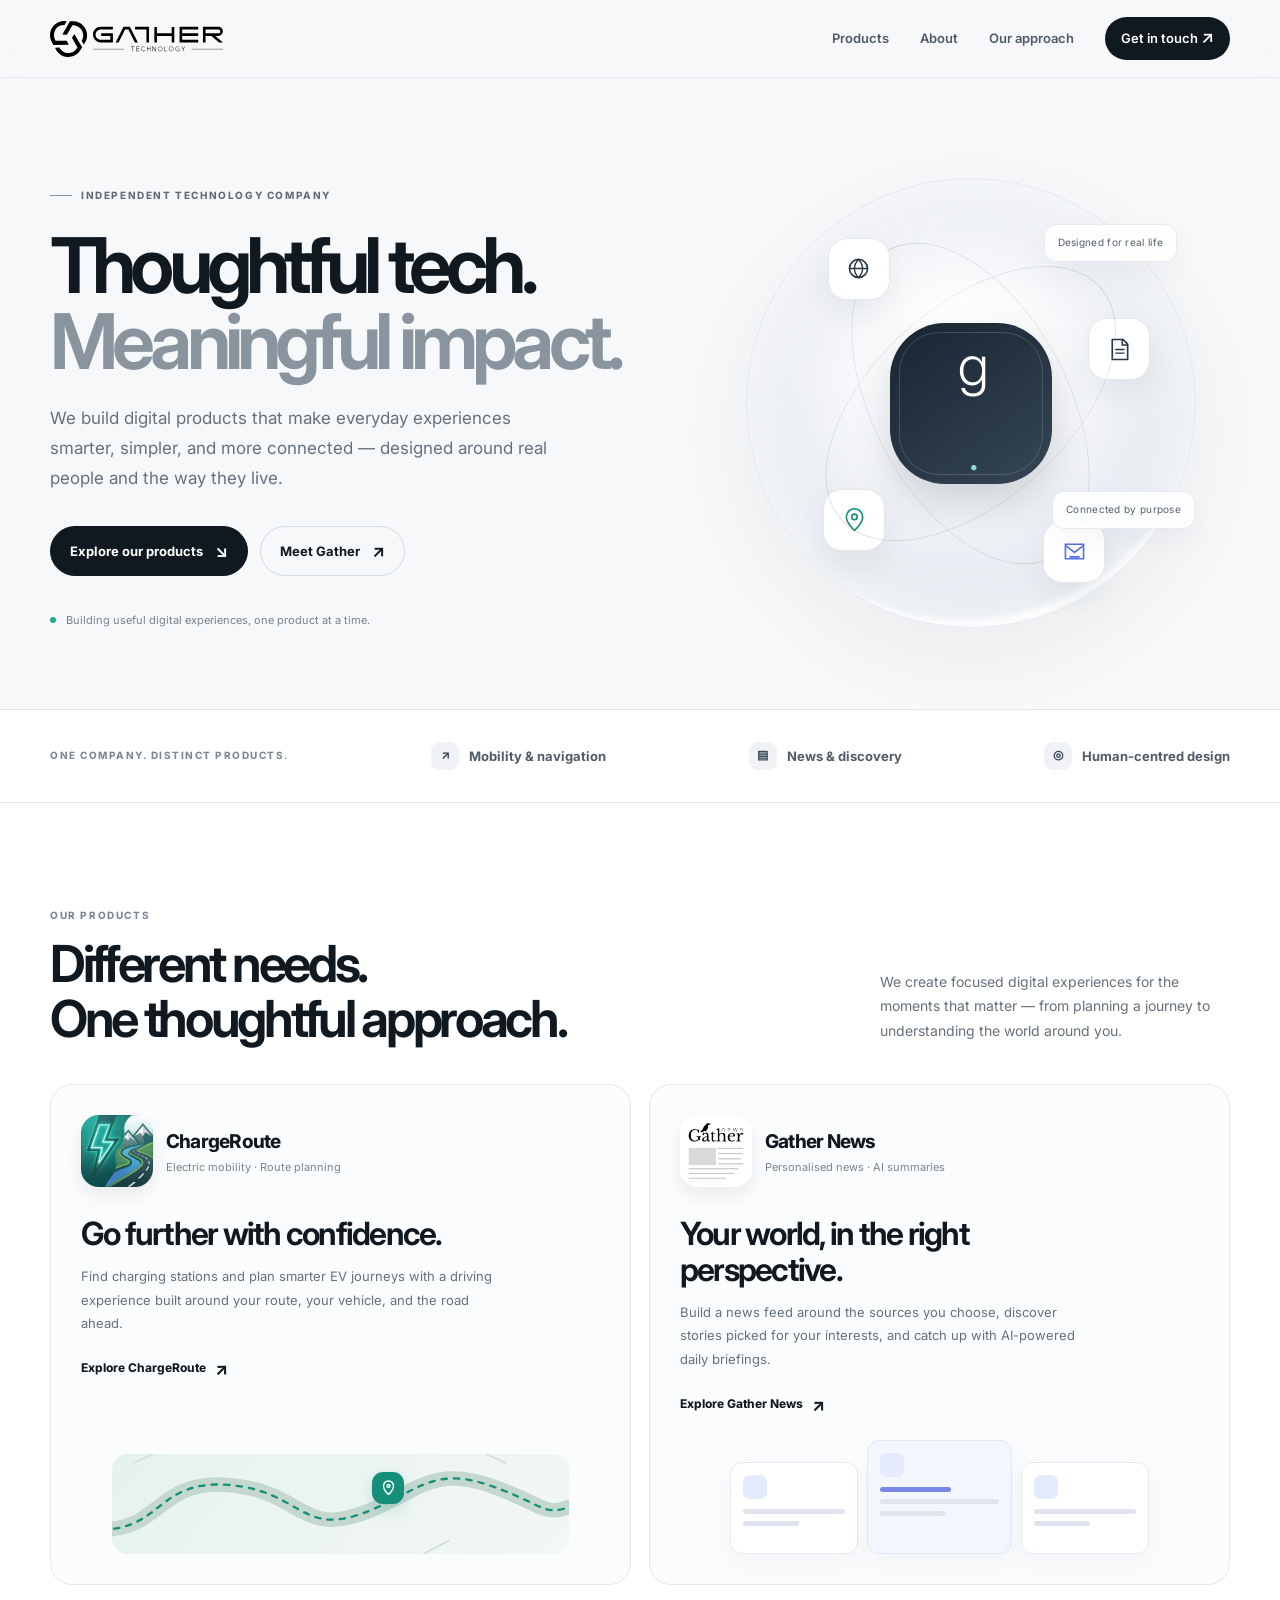
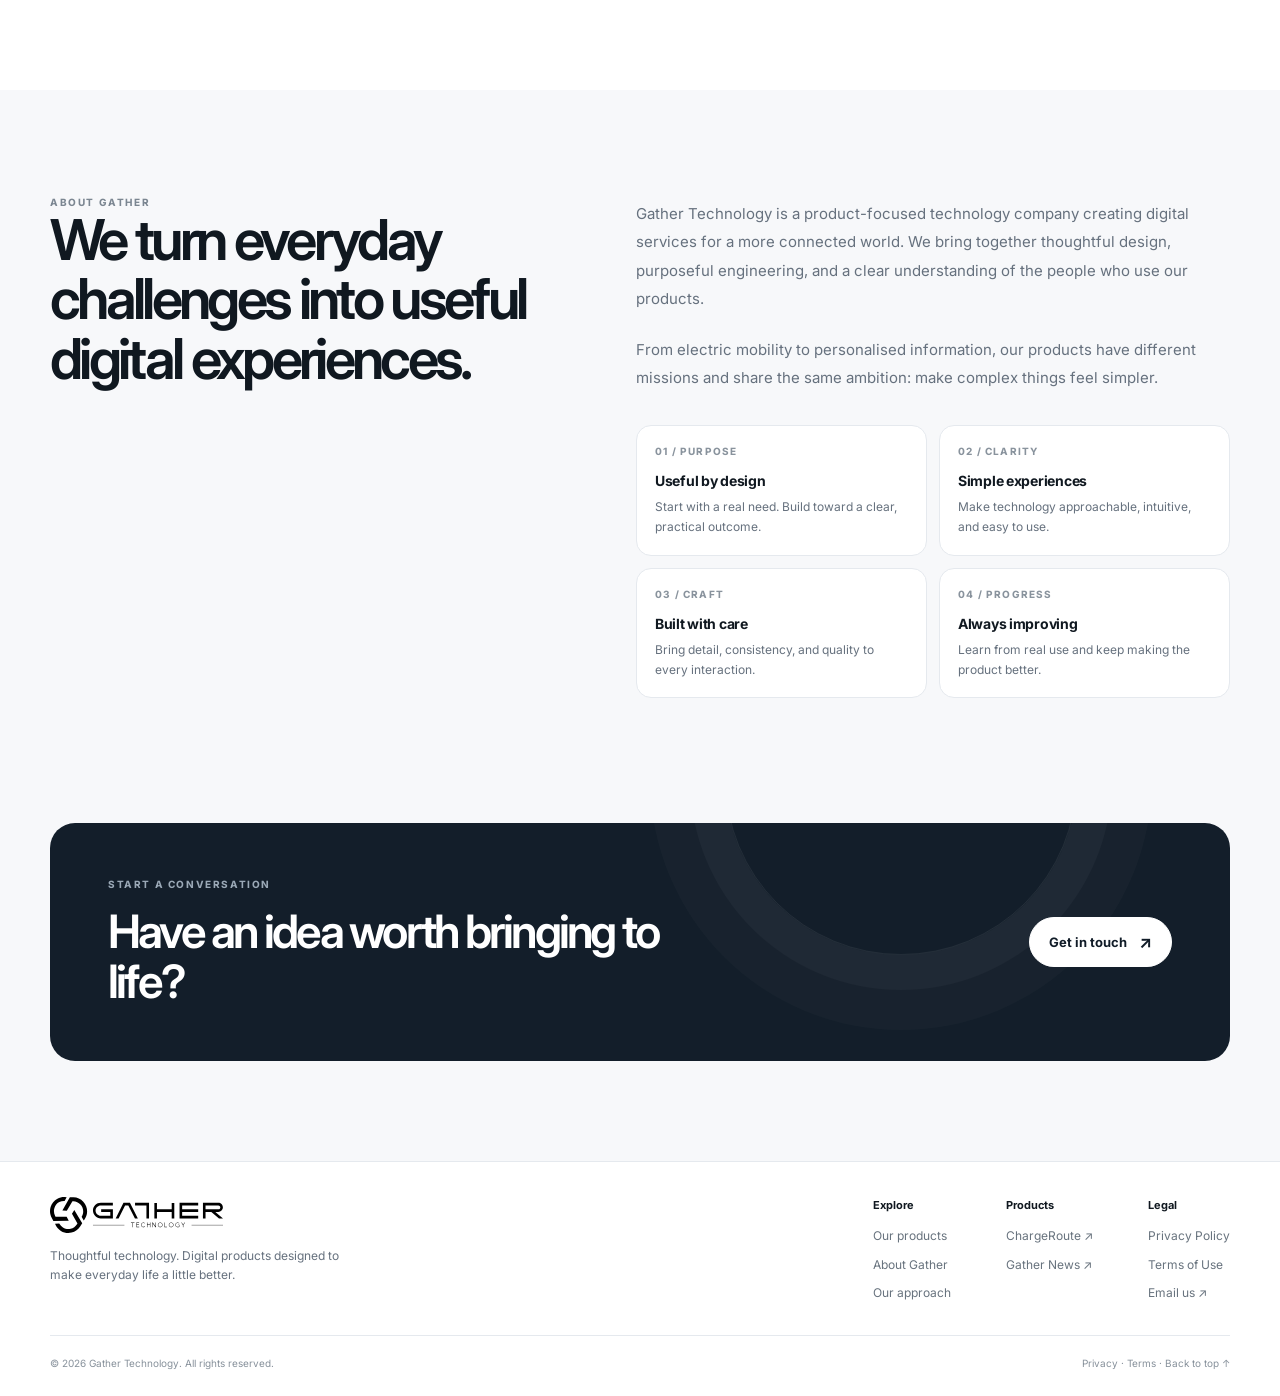
<file: src/GatherTeknoloji/wwwroot/index.html>
<!doctype html>
<html lang="en">
<head>
  <meta charset="utf-8">
  <meta name="viewport" content="width=device-width, initial-scale=1">
  <meta name="theme-color" content="#f7f8fa">
  <meta name="description" content="Gather Technology builds thoughtful digital products that make everyday experiences smarter, simpler, and more connected. Discover ChargeRoute and Gather News.">

  <meta property="og:type" content="website">
  <meta property="og:title" content="Gather Technology — Thoughtful Digital Products">
  <meta property="og:description" content="Gather Technology builds thoughtful digital products that make everyday experiences smarter, simpler, and more connected.">
  <meta property="og:image" content="https://gatherteknoloji.com/og-image.jpg">
  <meta property="og:url" content="https://gatherteknoloji.com/">

  <meta name="twitter:card" content="summary_large_image">
  <meta name="twitter:title" content="Gather Technology — Thoughtful Digital Products">
  <meta name="twitter:description" content="Gather Technology builds thoughtful digital products that make everyday experiences smarter, simpler, and more connected.">
  <meta name="twitter:image" content="https://gatherteknoloji.com/og-image.jpg">

  <link rel="icon" type="image/svg+xml" href="images/gather-teknoloji.svg">
  <link rel="preconnect" href="https://fonts.googleapis.com">
  <link rel="preconnect" href="https://fonts.gstatic.com" crossorigin>
  <link href="https://fonts.googleapis.com/css2?family=Inter:opsz,wght@14..32,400..750&display=swap" rel="stylesheet">
  <link rel="stylesheet" href="css/site.css">

  <title>Gather Technology — Thoughtful Digital Products</title>
</head>
<body>
  <header>
    <div class="wrap nav">
      <a class="brand" href="#top" aria-label="Gather Technology home">
        <img class="brand-logo" src="images/gather-teknoloji.svg" alt="">
      </a>
      <nav class="navlinks" id="navlinks" aria-label="Main navigation">
        <a href="#products">Products</a>
        <a href="#about">About</a>
        <a href="#approach">Our approach</a>
        <a class="nav-cta" href="#contact">Get in touch <span class="arrow">↗</span></a>
      </nav>
      <button class="menu-btn" id="menuBtn" aria-expanded="false" aria-controls="navlinks">Menu</button>
    </div>
  </header>

  <main id="top">
    <section class="hero">
      <div class="wrap hero-grid">
        <div>
          <div class="eyebrow">Independent technology company</div>
          <h1>Thoughtful tech.<br><span>Meaningful impact.</span></h1>
          <p class="hero-copy">We build digital products that make everyday experiences smarter, simpler, and more connected — designed around real people and the way they live.</p>
          <div class="actions">
            <a class="btn btn-primary" href="#products">Explore our products <span class="arrow">↘</span></a>
            <a class="btn btn-secondary" href="#about">Meet Gather <span class="arrow">↗</span></a>
          </div>
          <div class="hero-note"><i></i> Building useful digital experiences, one product at a time.</div>
        </div>
        <div class="visual" aria-label="Abstract illustration representing connected digital products">
          <div class="orbital">
            <div class="core">g<span class="core-accent">.</span></div>
            <div class="node node-a">
              <svg viewBox="0 0 32 32" fill="none" aria-hidden="true">
                <circle cx="16" cy="16" r="10" stroke="#283746" stroke-width="1.8"/>
                <path d="M6 16h20M16 6c3 3 4.5 6.3 4.5 10S19 23 16 26M16 6c-3 3-4.5 6.3-4.5 10S13 23 16 26" stroke="#283746" stroke-width="1.5"/>
              </svg>
            </div>
            <div class="node node-b">
              <svg viewBox="0 0 32 32" fill="none" aria-hidden="true">
                <path d="M8 5h12l5 5v17H8z" stroke="#283746" stroke-width="1.8" stroke-linejoin="round"/>
                <path d="M19 5v6h6M12 16h9M12 20h9" stroke="#283746" stroke-width="1.6" stroke-linecap="round"/>
              </svg>
            </div>
            <div class="node node-c">
              <svg viewBox="0 0 32 32" fill="none" aria-hidden="true">
                <path d="M16 27s9-8.2 9-15a9 9 0 1 0-18 0c0 6.8 9 15 9 15Z" stroke="#168f78" stroke-width="1.8"/>
                <circle cx="16" cy="12" r="3" stroke="#168f78" stroke-width="1.8"/>
              </svg>
            </div>
            <div class="node node-d">
              <svg viewBox="0 0 32 32" fill="none" aria-hidden="true">
                <path d="M6 8h20v16H6z" stroke="#536fe9" stroke-width="1.8"/>
                <path d="m7 10 9 7 9-7M11 22h10" stroke="#536fe9" stroke-width="1.8" stroke-linecap="round" stroke-linejoin="round"/>
              </svg>
            </div>
            <div class="float-label label-one">Designed for real life</div>
            <div class="float-label label-two">Connected by purpose</div>
          </div>
        </div>
      </div>
    </section>

    <div class="trust-strip">
      <div class="wrap strip-inner">
        <div class="strip-title">One company. Distinct products.</div>
        <div class="strip-item"><span class="mini-icon">↗</span> Mobility &amp; navigation</div>
        <div class="strip-item"><span class="mini-icon">▤</span> News &amp; discovery</div>
        <div class="strip-item"><span class="mini-icon">◎</span> Human-centred design</div>
      </div>
    </div>

    <section class="products" id="products">
      <div class="wrap">
        <div class="section-top">
          <div>
            <div class="section-kicker">Our products</div>
            <h2 class="section-title">Different needs.<br>One thoughtful approach.</h2>
          </div>
          <p class="section-desc">We create focused digital experiences for the moments that matter — from planning a journey to understanding the world around you.</p>
        </div>
        <div class="product-grid">
          <article class="product-card">
            <div class="product-head">
              <img class="app-icon" src="images/chargeroute.jpg" alt="" width="72" height="72">
              <div>
                <div class="product-name">ChargeRoute</div>
                <div class="product-type">Electric mobility · Route planning</div>
              </div>
            </div>
            <h3>Go further with confidence.</h3>
            <p>Find charging stations and plan smarter EV journeys with a driving experience built around your route, your vehicle, and the road ahead.</p>
            <a class="product-link" href="https://chargeroute.app/" target="_blank" rel="noopener noreferrer">Explore ChargeRoute <span class="arrow">↗</span></a>
            <div class="product-art">
              <div class="route-lines">
                <svg viewBox="0 0 440 110" fill="none" preserveAspectRatio="none" aria-hidden="true">
                  <path d="M-10 83C48 83 44 28 112 34S182 88 237 67 305 11 365 35 414 73 455 51" stroke="#c5d8d0" stroke-width="16" stroke-linecap="round"/>
                  <path d="M-10 83C48 83 44 28 112 34S182 88 237 67 305 11 365 35 414 73 455 51" stroke="#168f78" stroke-width="2.5" stroke-dasharray="5 7" stroke-linecap="round"/>
                  <path d="M20 10 40 0M300 110l25-15M360 0l20 10" stroke="#d1e2dc" stroke-width="2"/>
                </svg>
                <div class="map-pin">
                  <svg viewBox="0 0 24 24" fill="none">
                    <path d="M12 21s7-6.3 7-12a7 7 0 1 0-14 0c0 5.7 7 12 7 12Z" stroke="white" stroke-width="2"/>
                    <circle cx="12" cy="9" r="2" stroke="white" stroke-width="2"/>
                  </svg>
                </div>
              </div>
            </div>
          </article>

          <article class="product-card">
            <div class="product-head">
              <img class="app-icon" src="images/gather-news.png" alt="" width="72" height="72">
              <div>
                <div class="product-name">Gather News</div>
                <div class="product-type">Personalised news · AI summaries</div>
              </div>
            </div>
            <h3>Your world, in the right perspective.</h3>
            <p>Build a news feed around the sources you choose, discover stories picked for your interests, and catch up with AI-powered daily briefings.</p>
            <a class="product-link" href="https://www.gathernews.app/" target="_blank" rel="noopener noreferrer">Explore Gather News <span class="arrow">↗</span></a>
            <div class="product-art">
              <div class="news-stack">
                <div class="news-tile">
                  <div class="tile-dot"></div>
                  <div class="tile-line"></div>
                  <div class="tile-line short"></div>
                </div>
                <div class="news-tile">
                  <div class="tile-dot"></div>
                  <div class="tile-line dark"></div>
                  <div class="tile-line"></div>
                  <div class="tile-line short"></div>
                </div>
                <div class="news-tile">
                  <div class="tile-dot"></div>
                  <div class="tile-line"></div>
                  <div class="tile-line short"></div>
                </div>
              </div>
            </div>
          </article>
        </div>
      </div>
    </section>

    <section class="about" id="about">
      <div class="wrap about-grid">
        <div>
          <div class="section-kicker">About Gather</div>
          <h2 class="about-big">We turn everyday challenges into useful digital experiences.</h2>
        </div>
        <div class="about-content">
          <p>Gather Technology is a product-focused technology company creating digital services for a more connected world. We bring together thoughtful design, purposeful engineering, and a clear understanding of the people who use our products.</p>
          <p>From electric mobility to personalised information, our products have different missions and share the same ambition: make complex things feel simpler.</p>
          <div class="principles" id="approach">
            <div class="principle">
              <div class="principle-num">01 / PURPOSE</div>
              <h4>Useful by design</h4>
              <p>Start with a real need. Build toward a clear, practical outcome.</p>
            </div>
            <div class="principle">
              <div class="principle-num">02 / CLARITY</div>
              <h4>Simple experiences</h4>
              <p>Make technology approachable, intuitive, and easy to use.</p>
            </div>
            <div class="principle">
              <div class="principle-num">03 / CRAFT</div>
              <h4>Built with care</h4>
              <p>Bring detail, consistency, and quality to every interaction.</p>
            </div>
            <div class="principle">
              <div class="principle-num">04 / PROGRESS</div>
              <h4>Always improving</h4>
              <p>Learn from real use and keep making the product better.</p>
            </div>
          </div>
        </div>
      </div>
    </section>

    <section class="cta-section" id="contact">
      <div class="wrap">
        <div class="cta-panel">
          <div>
            <div class="section-kicker">Start a conversation</div>
            <h2>Have an idea worth bringing to life?</h2>
          </div>
          <a class="btn" href="mailto:info@gatherteknoloji.com">Get in touch <span class="arrow">↗</span></a>
        </div>
      </div>
    </section>
  </main>

  <footer>
    <div class="wrap">
      <div class="footer-top">
        <div>
          <a class="brand" href="#top" aria-label="Gather Technology home">
            <img class="brand-logo" src="images/gather-teknoloji.svg" alt="">
          </a>
          <p class="footer-blurb">Thoughtful technology. Digital products designed to make everyday life a little better.</p>
        </div>
        <div class="footer-links">
          <div class="footer-col">
            <strong>Explore</strong>
            <a href="#products">Our products</a>
            <a href="#about">About Gather</a>
            <a href="#approach">Our approach</a>
          </div>
          <div class="footer-col">
            <strong>Products</strong>
            <a href="https://chargeroute.app/" target="_blank" rel="noopener noreferrer">ChargeRoute ↗</a>
            <a href="https://www.gathernews.app/" target="_blank" rel="noopener noreferrer">Gather News ↗</a>
          </div>
          <div class="footer-col">
            <strong>Legal</strong>
            <a href="privacy.html">Privacy Policy</a>
            <a href="terms.html">Terms of Use</a>
            <a href="mailto:info@gatherteknoloji.com">Email us ↗</a>
          </div>
        </div>
      </div>
      <div class="footer-bottom">
        <span>© <span id="year">2026</span> Gather Technology. All rights reserved.</span>
        <span><a href="privacy.html">Privacy</a> · <a href="terms.html">Terms</a> · <a href="#top">Back to top ↑</a></span>
      </div>
    </div>
  </footer>

  <script src="js/site.js"></script>
</body>
</html>
</file>
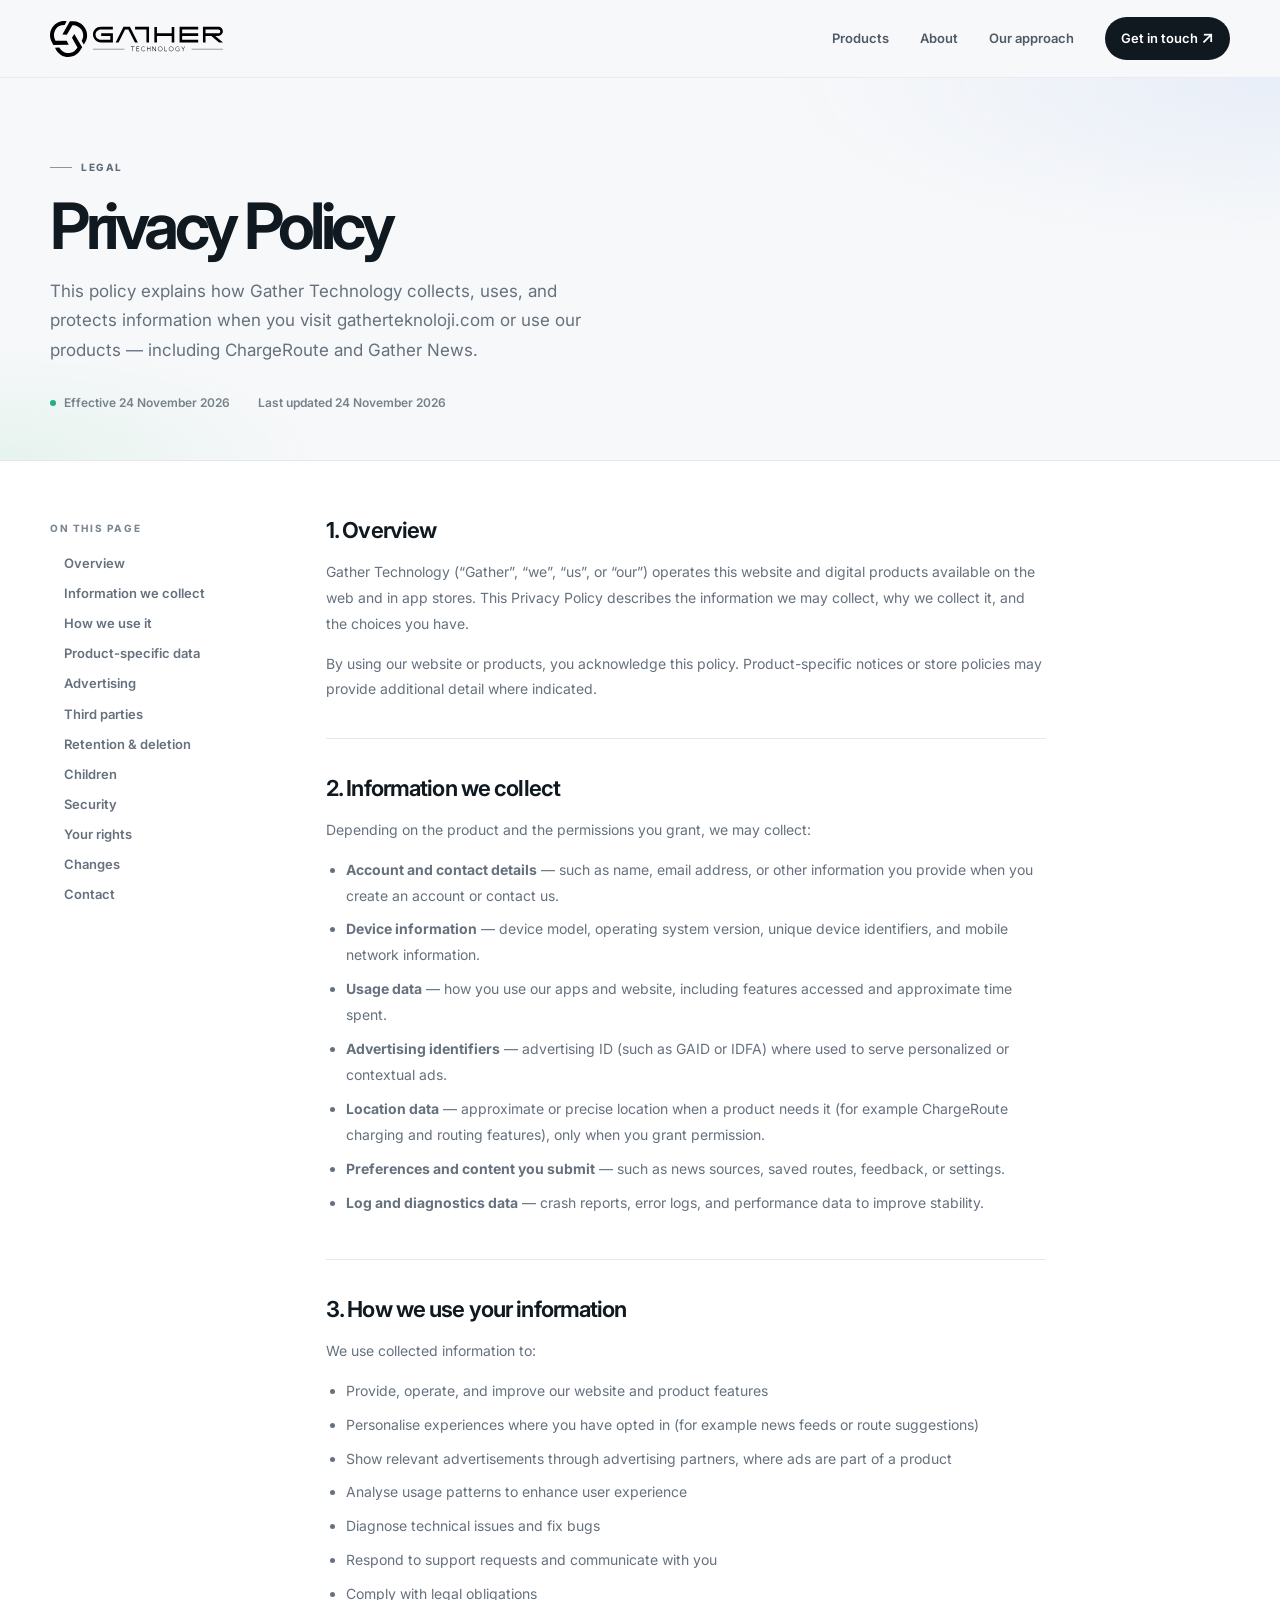
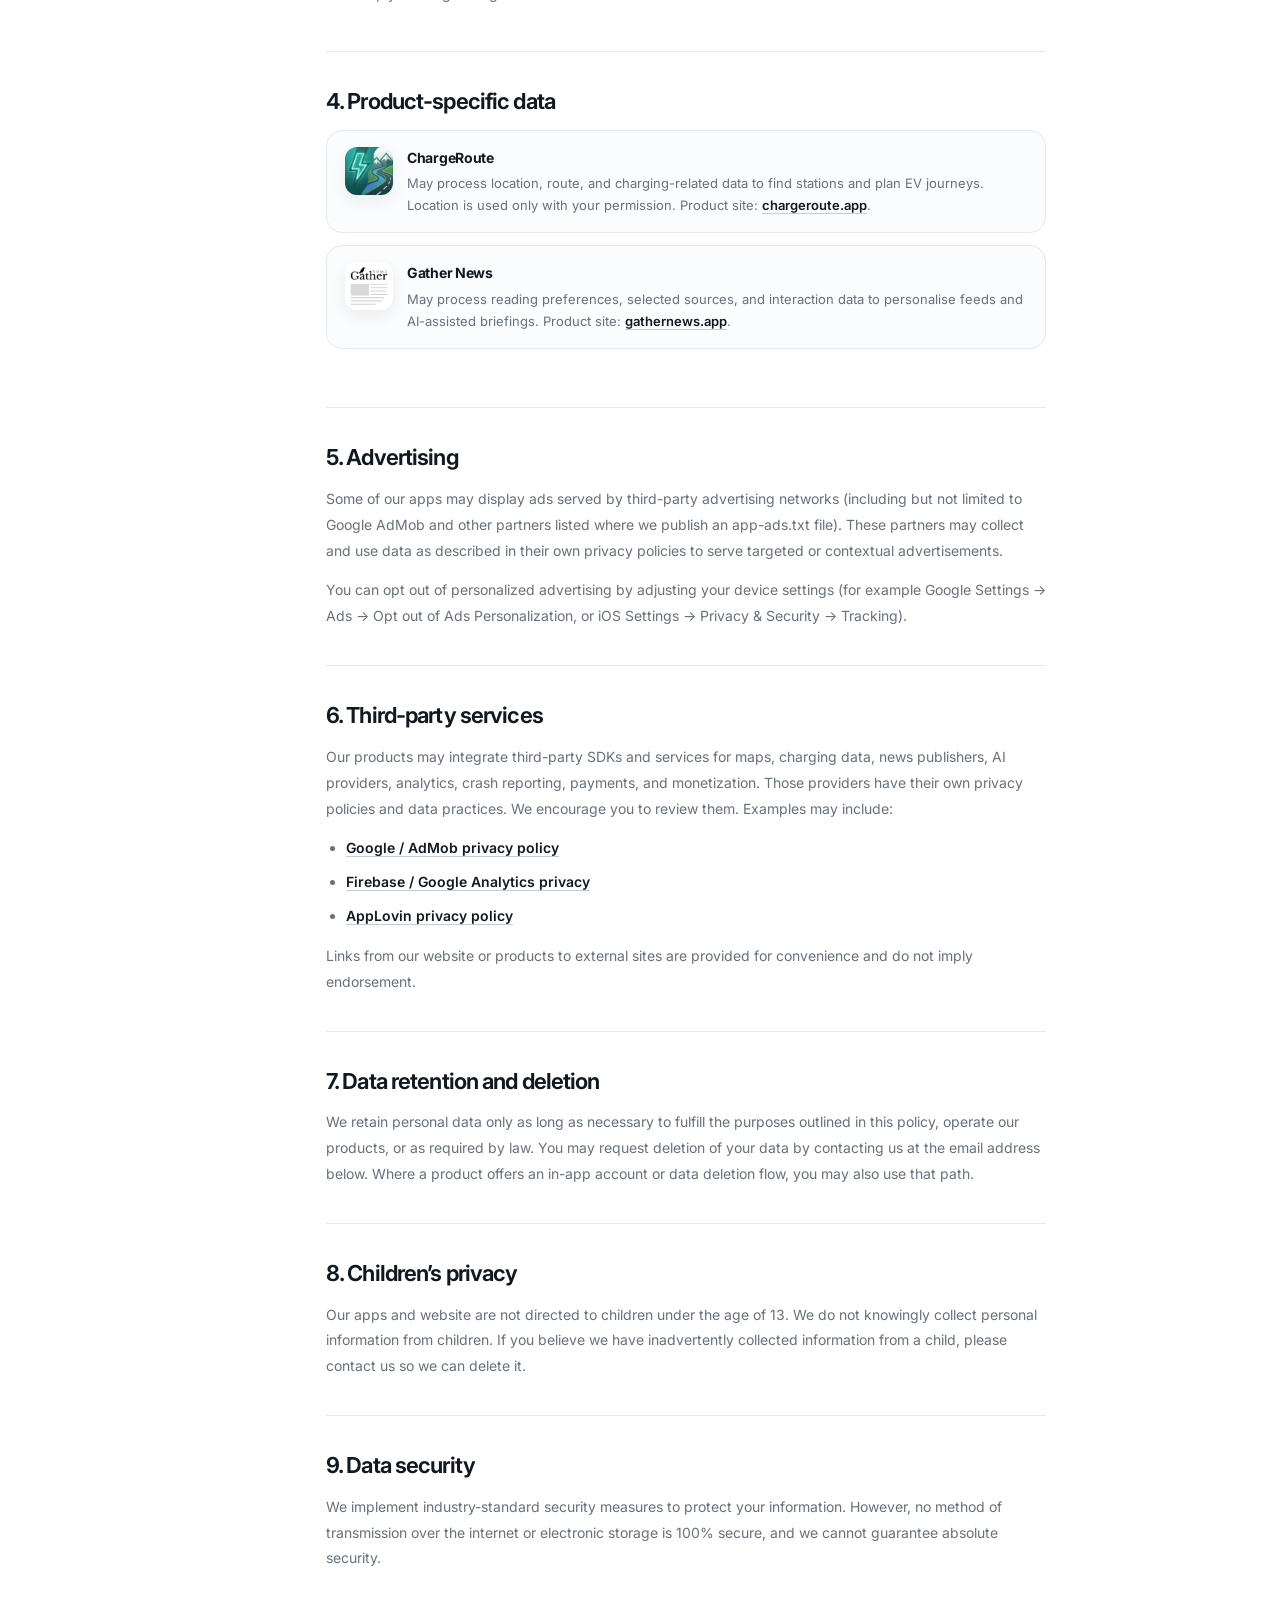
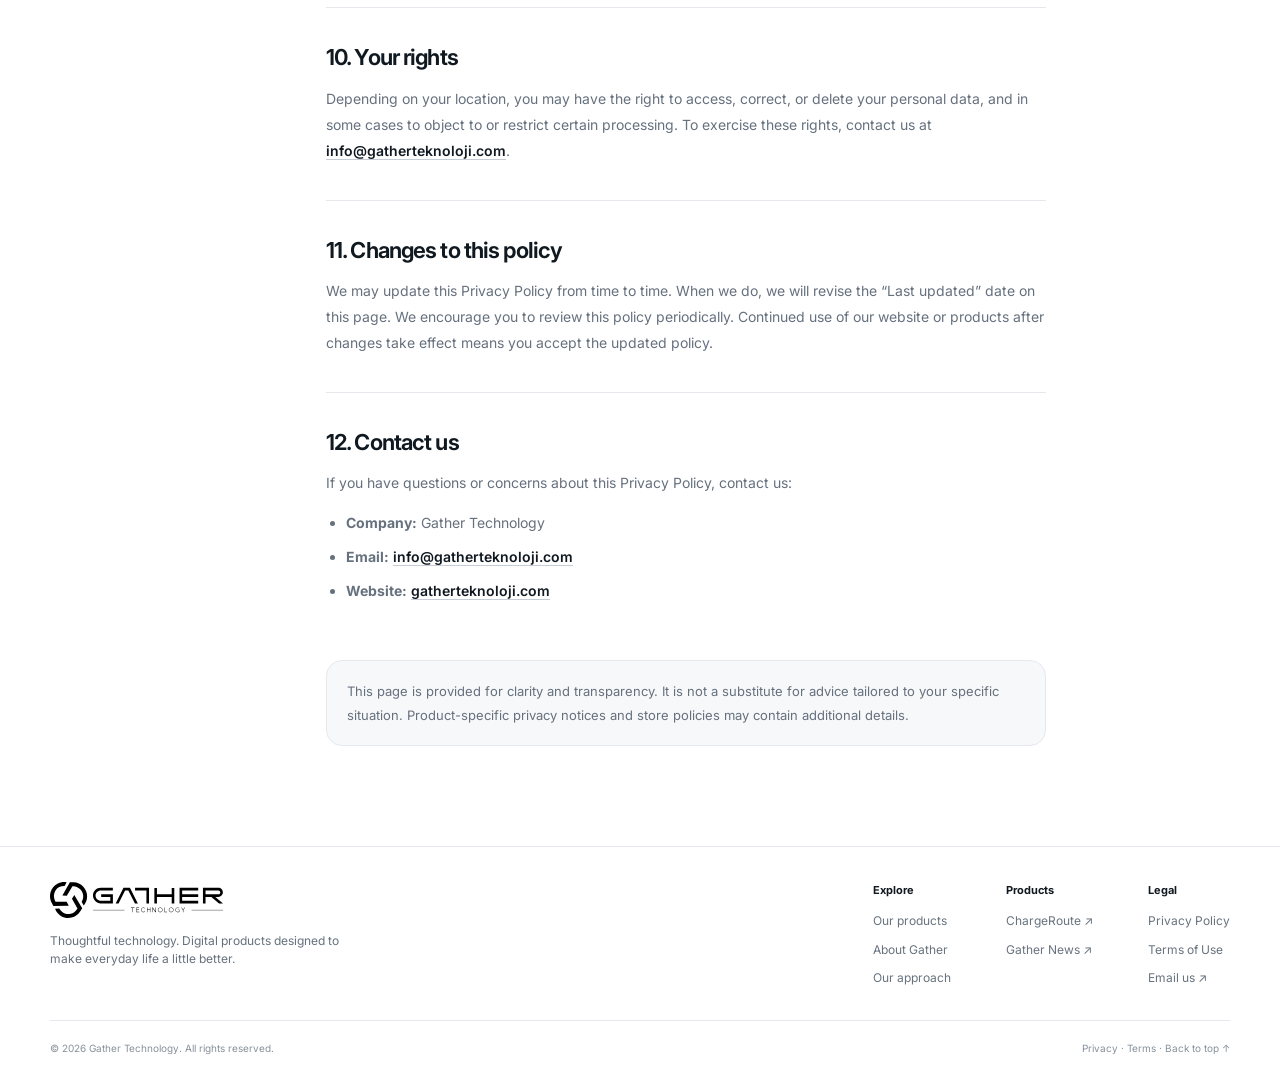
<file: src/GatherTeknoloji/wwwroot/privacy.html>
<!doctype html>
<html lang="en">
<head>
  <meta charset="utf-8">
  <meta name="viewport" content="width=device-width, initial-scale=1">
  <meta name="theme-color" content="#f7f8fa">
  <meta name="description" content="Privacy Policy for Gather Technology and its products, including ChargeRoute and Gather News.">

  <meta property="og:type" content="website">
  <meta property="og:title" content="Privacy Policy — Gather Technology">
  <meta property="og:description" content="How Gather Technology collects, uses, and protects information when you use our website and products.">
  <meta property="og:image" content="https://gatherteknoloji.com/og-image.jpg">
  <meta property="og:url" content="https://gatherteknoloji.com/privacy.html">

  <meta name="twitter:card" content="summary_large_image">
  <meta name="twitter:title" content="Privacy Policy — Gather Technology">
  <meta name="twitter:description" content="How Gather Technology collects, uses, and protects information when you use our website and products.">
  <meta name="twitter:image" content="https://gatherteknoloji.com/og-image.jpg">

  <link rel="icon" type="image/svg+xml" href="images/gather-teknoloji.svg">
  <link rel="preconnect" href="https://fonts.googleapis.com">
  <link rel="preconnect" href="https://fonts.gstatic.com" crossorigin>
  <link href="https://fonts.googleapis.com/css2?family=Inter:opsz,wght@14..32,400..750&display=swap" rel="stylesheet">
  <link rel="stylesheet" href="css/site.css">

  <title>Privacy Policy — Gather Technology</title>
</head>
<body>
  <header>
    <div class="wrap nav">
      <a class="brand" href="index.html" aria-label="Gather Technology home">
        <img class="brand-logo" src="images/gather-teknoloji.svg" alt="">
      </a>
      <nav class="navlinks" id="navlinks" aria-label="Main navigation">
        <a href="index.html#products">Products</a>
        <a href="index.html#about">About</a>
        <a href="index.html#approach">Our approach</a>
        <a class="nav-cta" href="index.html#contact">Get in touch <span class="arrow">↗</span></a>
      </nav>
      <button class="menu-btn" id="menuBtn" aria-expanded="false" aria-controls="navlinks">Menu</button>
    </div>
  </header>

  <main id="top">
    <section class="legal-hero">
      <div class="wrap">
        <div class="eyebrow">Legal</div>
        <h1>Privacy Policy</h1>
        <p class="legal-lede">This policy explains how Gather Technology collects, uses, and protects information when you visit gatherteknoloji.com or use our products — including ChargeRoute and Gather News.</p>
        <div class="legal-meta">
          <span><i></i> Effective 24 November 2026</span>
          <span>Last updated 24 November 2026</span>
        </div>
      </div>
    </section>

    <section class="legal-body">
      <div class="wrap legal-layout">
        <aside class="legal-toc" aria-label="On this page">
          <div class="legal-toc-label">On this page</div>
          <nav>
            <a href="#overview">Overview</a>
            <a href="#collect">Information we collect</a>
            <a href="#use">How we use it</a>
            <a href="#products">Product-specific data</a>
            <a href="#advertising">Advertising</a>
            <a href="#third-parties">Third parties</a>
            <a href="#retention">Retention &amp; deletion</a>
            <a href="#children">Children</a>
            <a href="#security">Security</a>
            <a href="#rights">Your rights</a>
            <a href="#changes">Changes</a>
            <a href="#contact">Contact</a>
          </nav>
        </aside>

        <article class="legal-content">
          <section id="overview">
            <h2>1. Overview</h2>
            <p>Gather Technology (“Gather”, “we”, “us”, or “our”) operates this website and digital products available on the web and in app stores. This Privacy Policy describes the information we may collect, why we collect it, and the choices you have.</p>
            <p>By using our website or products, you acknowledge this policy. Product-specific notices or store policies may provide additional detail where indicated.</p>
          </section>

          <section id="collect">
            <h2>2. Information we collect</h2>
            <p>Depending on the product and the permissions you grant, we may collect:</p>
            <ul>
              <li><strong>Account and contact details</strong> — such as name, email address, or other information you provide when you create an account or contact us.</li>
              <li><strong>Device information</strong> — device model, operating system version, unique device identifiers, and mobile network information.</li>
              <li><strong>Usage data</strong> — how you use our apps and website, including features accessed and approximate time spent.</li>
              <li><strong>Advertising identifiers</strong> — advertising ID (such as GAID or IDFA) where used to serve personalized or contextual ads.</li>
              <li><strong>Location data</strong> — approximate or precise location when a product needs it (for example ChargeRoute charging and routing features), only when you grant permission.</li>
              <li><strong>Preferences and content you submit</strong> — such as news sources, saved routes, feedback, or settings.</li>
              <li><strong>Log and diagnostics data</strong> — crash reports, error logs, and performance data to improve stability.</li>
            </ul>
          </section>

          <section id="use">
            <h2>3. How we use your information</h2>
            <p>We use collected information to:</p>
            <ul>
              <li>Provide, operate, and improve our website and product features</li>
              <li>Personalise experiences where you have opted in (for example news feeds or route suggestions)</li>
              <li>Show relevant advertisements through advertising partners, where ads are part of a product</li>
              <li>Analyse usage patterns to enhance user experience</li>
              <li>Diagnose technical issues and fix bugs</li>
              <li>Respond to support requests and communicate with you</li>
              <li>Comply with legal obligations</li>
            </ul>
          </section>

          <section id="products">
            <h2>4. Product-specific data</h2>
            <div class="legal-product-grid">
              <div class="legal-product">
                <img class="legal-product-icon" src="images/chargeroute.jpg" alt="" width="48" height="48">
                <div>
                  <strong>ChargeRoute</strong>
                  <p>May process location, route, and charging-related data to find stations and plan EV journeys. Location is used only with your permission. Product site: <a href="https://chargeroute.app/" target="_blank" rel="noopener noreferrer">chargeroute.app</a>.</p>
                </div>
              </div>
              <div class="legal-product">
                <img class="legal-product-icon" src="images/gather-news.png" alt="" width="48" height="48">
                <div>
                  <strong>Gather News</strong>
                  <p>May process reading preferences, selected sources, and interaction data to personalise feeds and AI-assisted briefings. Product site: <a href="https://www.gathernews.app/" target="_blank" rel="noopener noreferrer">gathernews.app</a>.</p>
                </div>
              </div>
            </div>
          </section>

          <section id="advertising">
            <h2>5. Advertising</h2>
            <p>Some of our apps may display ads served by third-party advertising networks (including but not limited to Google AdMob and other partners listed where we publish an app-ads.txt file). These partners may collect and use data as described in their own privacy policies to serve targeted or contextual advertisements.</p>
            <p>You can opt out of personalized advertising by adjusting your device settings (for example Google Settings → Ads → Opt out of Ads Personalization, or iOS Settings → Privacy &amp; Security → Tracking).</p>
          </section>

          <section id="third-parties">
            <h2>6. Third-party services</h2>
            <p>Our products may integrate third-party SDKs and services for maps, charging data, news publishers, AI providers, analytics, crash reporting, payments, and monetization. Those providers have their own privacy policies and data practices. We encourage you to review them. Examples may include:</p>
            <ul>
              <li><a href="https://policies.google.com/privacy" target="_blank" rel="noopener noreferrer">Google / AdMob privacy policy</a></li>
              <li><a href="https://firebase.google.com/support/privacy" target="_blank" rel="noopener noreferrer">Firebase / Google Analytics privacy</a></li>
              <li><a href="https://www.applovin.com/privacy/" target="_blank" rel="noopener noreferrer">AppLovin privacy policy</a></li>
            </ul>
            <p>Links from our website or products to external sites are provided for convenience and do not imply endorsement.</p>
          </section>

          <section id="retention">
            <h2>7. Data retention and deletion</h2>
            <p>We retain personal data only as long as necessary to fulfill the purposes outlined in this policy, operate our products, or as required by law. You may request deletion of your data by contacting us at the email address below. Where a product offers an in-app account or data deletion flow, you may also use that path.</p>
          </section>

          <section id="children">
            <h2>8. Children’s privacy</h2>
            <p>Our apps and website are not directed to children under the age of 13. We do not knowingly collect personal information from children. If you believe we have inadvertently collected information from a child, please contact us so we can delete it.</p>
          </section>

          <section id="security">
            <h2>9. Data security</h2>
            <p>We implement industry-standard security measures to protect your information. However, no method of transmission over the internet or electronic storage is 100% secure, and we cannot guarantee absolute security.</p>
          </section>

          <section id="rights">
            <h2>10. Your rights</h2>
            <p>Depending on your location, you may have the right to access, correct, or delete your personal data, and in some cases to object to or restrict certain processing. To exercise these rights, contact us at <a href="mailto:info@gatherteknoloji.com">info@gatherteknoloji.com</a>.</p>
          </section>

          <section id="changes">
            <h2>11. Changes to this policy</h2>
            <p>We may update this Privacy Policy from time to time. When we do, we will revise the “Last updated” date on this page. We encourage you to review this policy periodically. Continued use of our website or products after changes take effect means you accept the updated policy.</p>
          </section>

          <section id="contact">
            <h2>12. Contact us</h2>
            <p>If you have questions or concerns about this Privacy Policy, contact us:</p>
            <ul>
              <li><strong>Company:</strong> Gather Technology</li>
              <li><strong>Email:</strong> <a href="mailto:info@gatherteknoloji.com">info@gatherteknoloji.com</a></li>
              <li><strong>Website:</strong> <a href="https://gatherteknoloji.com/">gatherteknoloji.com</a></li>
            </ul>
          </section>

          <div class="legal-note">
            <p>This page is provided for clarity and transparency. It is not a substitute for advice tailored to your specific situation. Product-specific privacy notices and store policies may contain additional details.</p>
          </div>
        </article>
      </div>
    </section>
  </main>

  <footer>
    <div class="wrap">
      <div class="footer-top">
        <div>
          <a class="brand" href="index.html" aria-label="Gather Technology home">
            <img class="brand-logo" src="images/gather-teknoloji.svg" alt="">
          </a>
          <p class="footer-blurb">Thoughtful technology. Digital products designed to make everyday life a little better.</p>
        </div>
        <div class="footer-links">
          <div class="footer-col">
            <strong>Explore</strong>
            <a href="index.html#products">Our products</a>
            <a href="index.html#about">About Gather</a>
            <a href="index.html#approach">Our approach</a>
          </div>
          <div class="footer-col">
            <strong>Products</strong>
            <a href="https://chargeroute.app/" target="_blank" rel="noopener noreferrer">ChargeRoute ↗</a>
            <a href="https://www.gathernews.app/" target="_blank" rel="noopener noreferrer">Gather News ↗</a>
          </div>
          <div class="footer-col">
            <strong>Legal</strong>
            <a href="privacy.html">Privacy Policy</a>
            <a href="terms.html">Terms of Use</a>
            <a href="mailto:info@gatherteknoloji.com">Email us ↗</a>
          </div>
        </div>
      </div>
      <div class="footer-bottom">
        <span>© <span id="year">2026</span> Gather Technology. All rights reserved.</span>
        <span><a href="privacy.html">Privacy</a> · <a href="terms.html">Terms</a> · <a href="#top">Back to top ↑</a></span>
      </div>
    </div>
  </footer>

  <script src="js/site.js"></script>
</body>
</html>
</file>
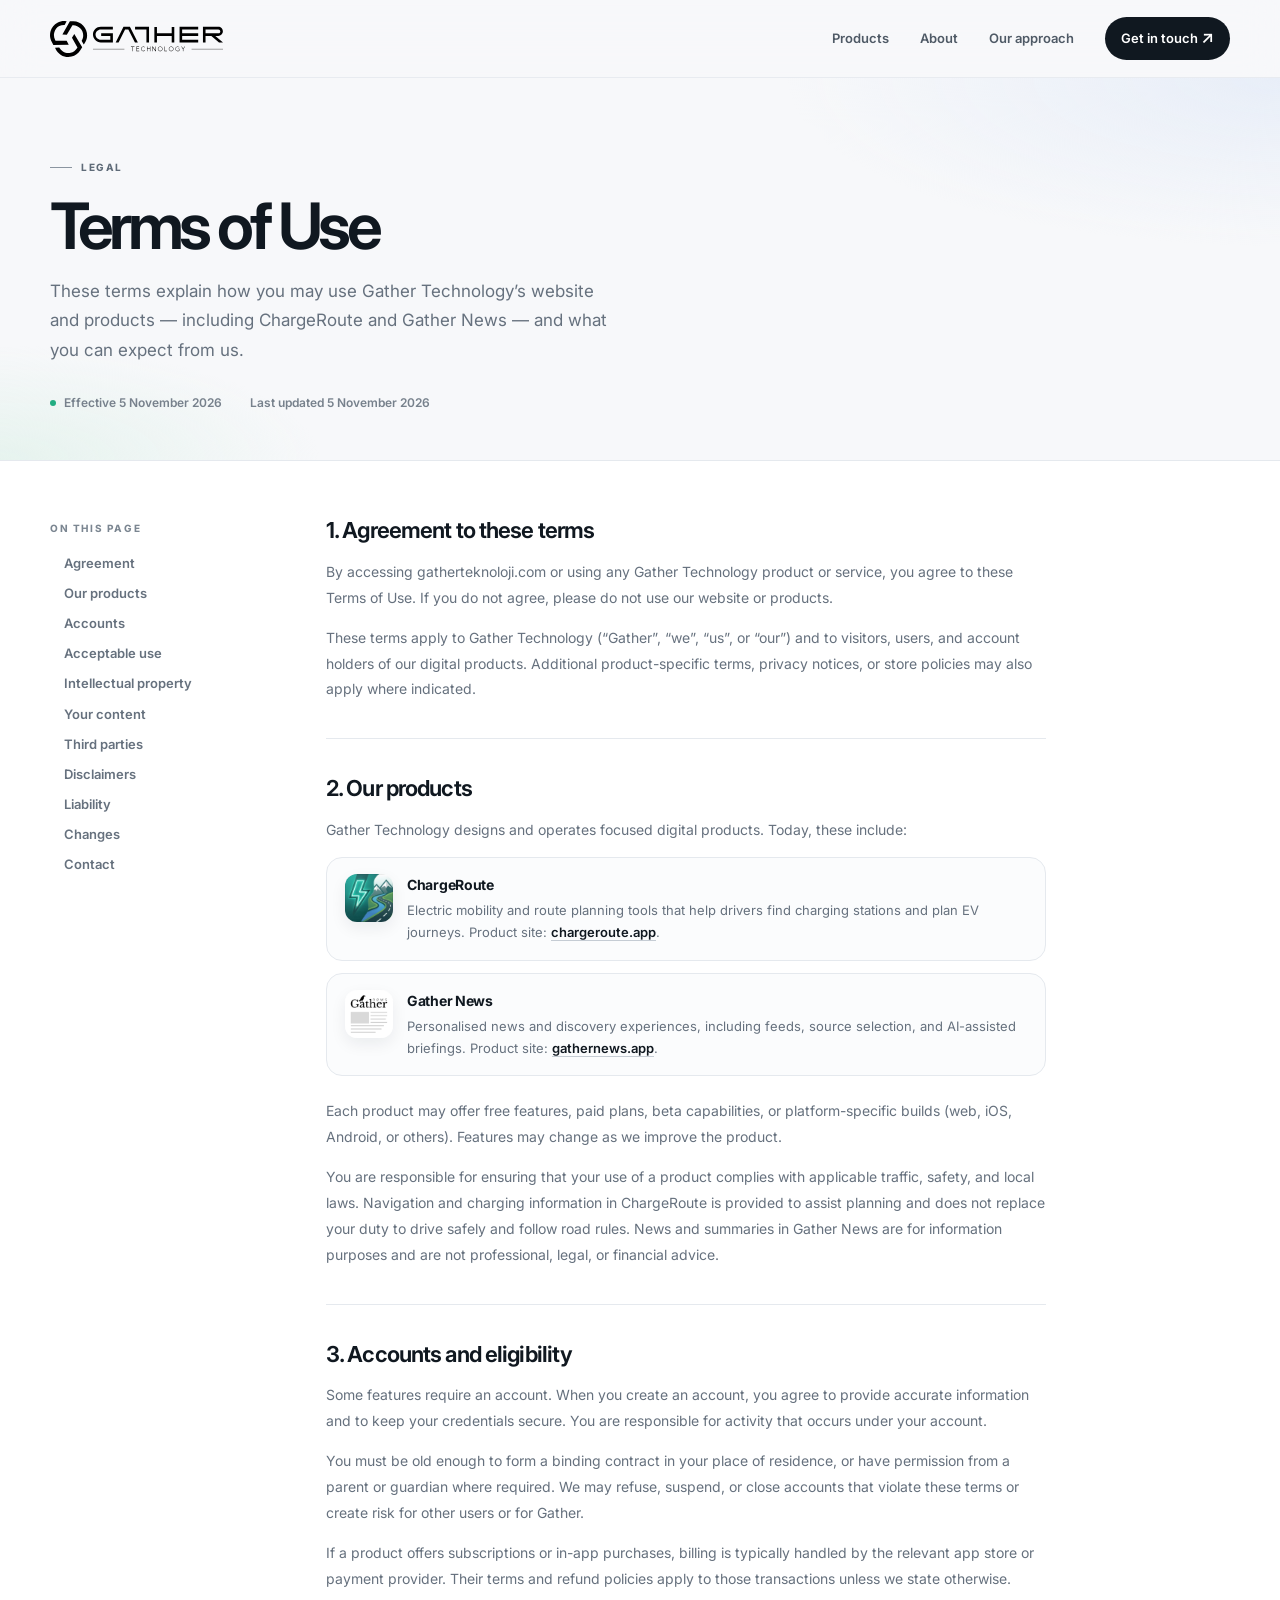
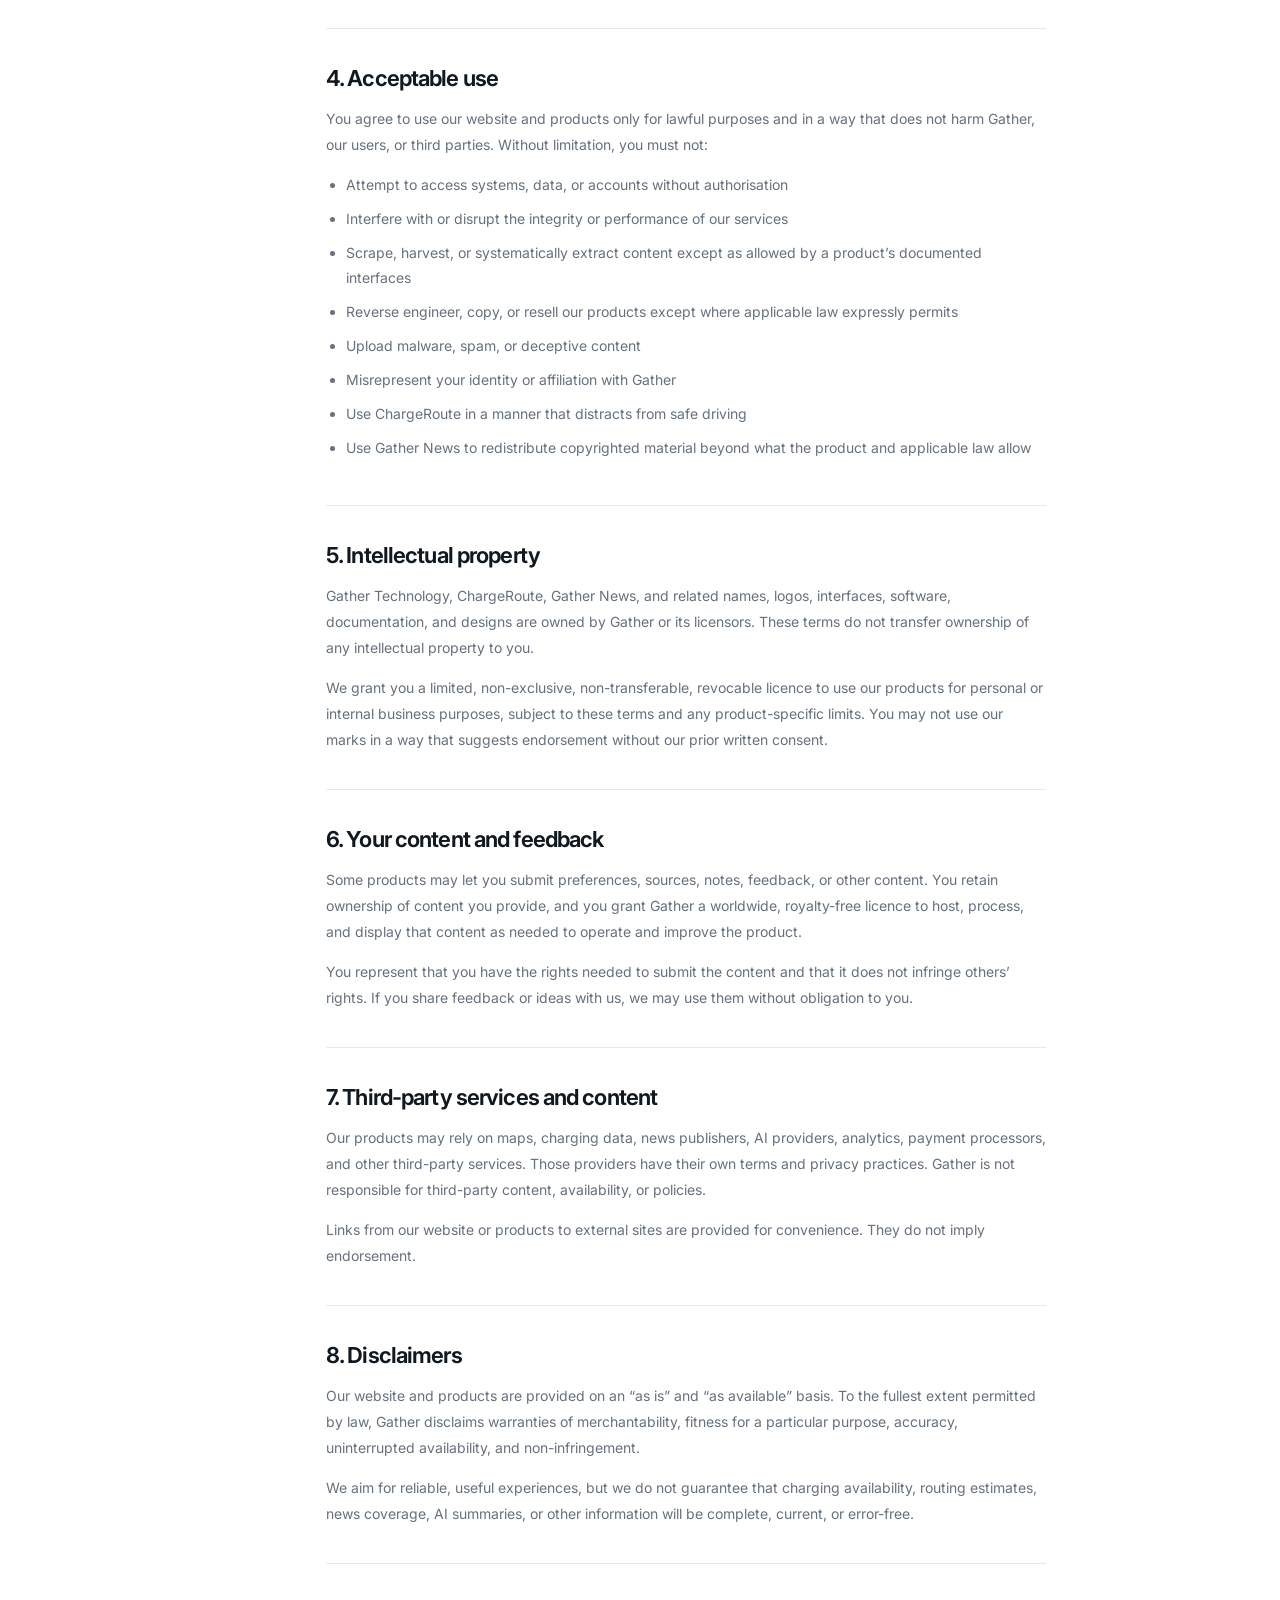
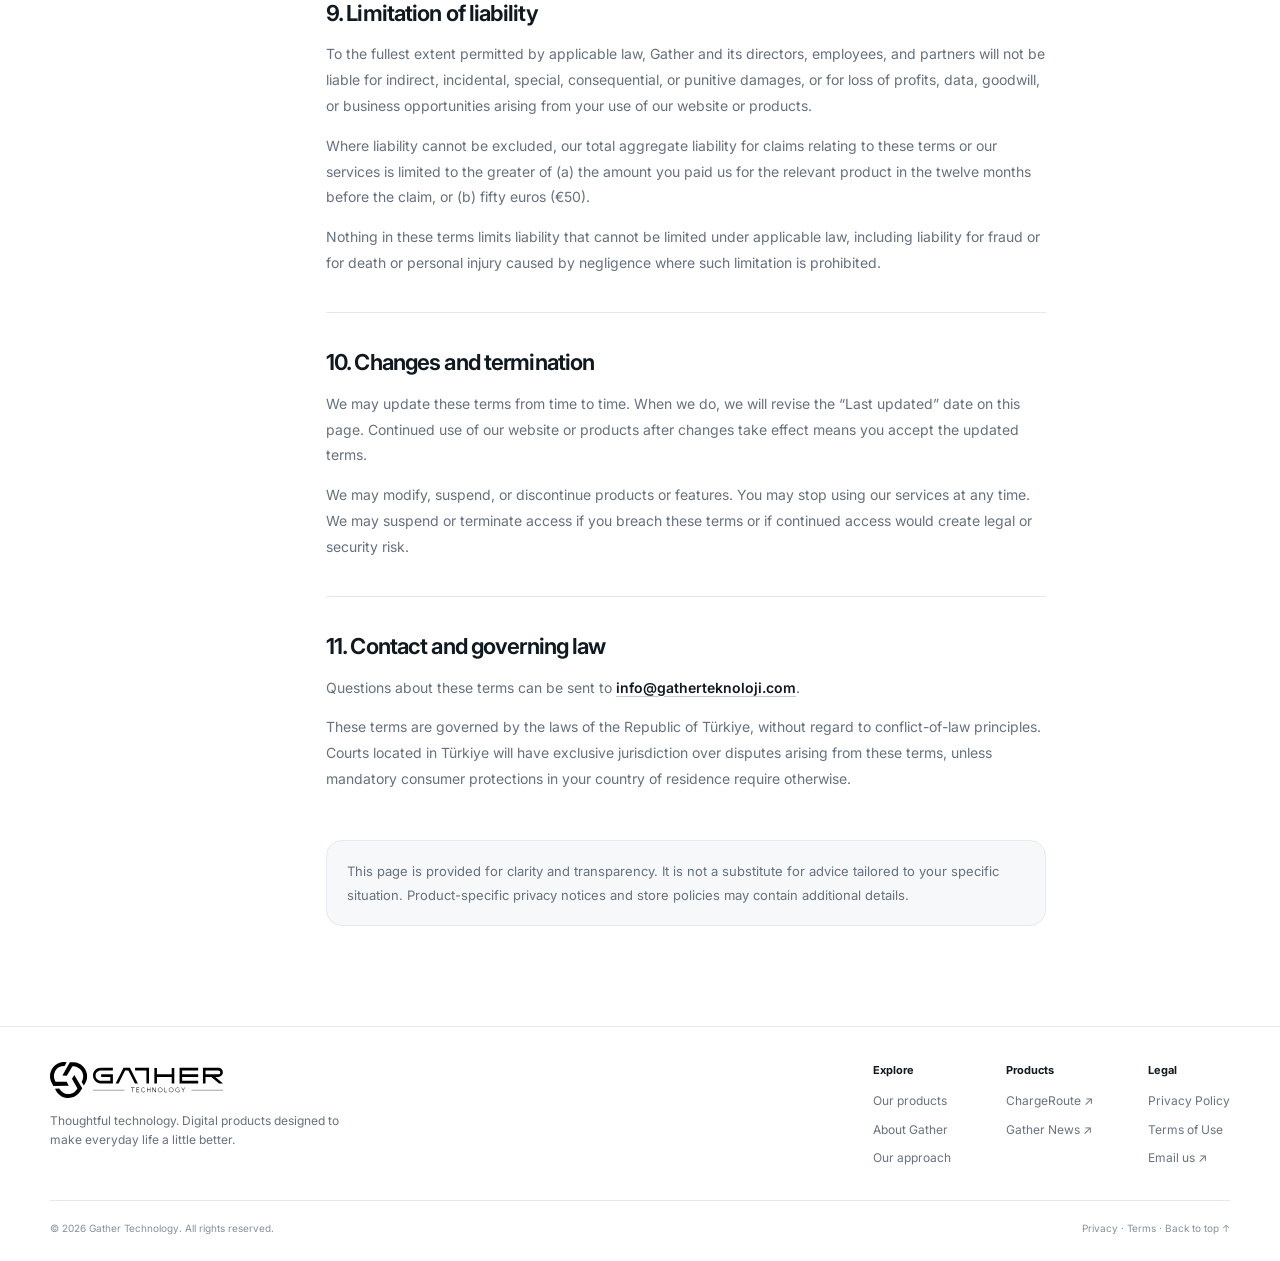
<file: src/GatherTeknoloji/wwwroot/terms.html>
<!doctype html>
<html lang="en">
<head>
  <meta charset="utf-8">
  <meta name="viewport" content="width=device-width, initial-scale=1">
  <meta name="theme-color" content="#f7f8fa">
  <meta name="description" content="Terms of Use for Gather Technology and its products, including ChargeRoute and Gather News.">

  <meta property="og:type" content="website">
  <meta property="og:title" content="Terms of Use — Gather Technology">
  <meta property="og:description" content="The terms that govern your use of Gather Technology products and this website.">
  <meta property="og:image" content="https://gatherteknoloji.com/og-image.jpg">
  <meta property="og:url" content="https://gatherteknoloji.com/terms.html">

  <meta name="twitter:card" content="summary_large_image">
  <meta name="twitter:title" content="Terms of Use — Gather Technology">
  <meta name="twitter:description" content="The terms that govern your use of Gather Technology products and this website.">
  <meta name="twitter:image" content="https://gatherteknoloji.com/og-image.jpg">

  <link rel="icon" type="image/svg+xml" href="images/gather-teknoloji.svg">
  <link rel="preconnect" href="https://fonts.googleapis.com">
  <link rel="preconnect" href="https://fonts.gstatic.com" crossorigin>
  <link href="https://fonts.googleapis.com/css2?family=Inter:opsz,wght@14..32,400..750&display=swap" rel="stylesheet">
  <link rel="stylesheet" href="css/site.css">

  <title>Terms of Use — Gather Technology</title>
</head>
<body>
  <header>
    <div class="wrap nav">
      <a class="brand" href="index.html" aria-label="Gather Technology home">
        <img class="brand-logo" src="images/gather-teknoloji.svg" alt="">
      </a>
      <nav class="navlinks" id="navlinks" aria-label="Main navigation">
        <a href="index.html#products">Products</a>
        <a href="index.html#about">About</a>
        <a href="index.html#approach">Our approach</a>
        <a class="nav-cta" href="index.html#contact">Get in touch <span class="arrow">↗</span></a>
      </nav>
      <button class="menu-btn" id="menuBtn" aria-expanded="false" aria-controls="navlinks">Menu</button>
    </div>
  </header>

  <main id="top">
    <section class="legal-hero">
      <div class="wrap">
        <div class="eyebrow">Legal</div>
        <h1>Terms of Use</h1>
        <p class="legal-lede">These terms explain how you may use Gather Technology’s website and products — including ChargeRoute and Gather News — and what you can expect from us.</p>
        <div class="legal-meta">
          <span><i></i> Effective 5 November 2026</span>
          <span>Last updated 5 November 2026</span>
        </div>
      </div>
    </section>

    <section class="legal-body">
      <div class="wrap legal-layout">
        <aside class="legal-toc" aria-label="On this page">
          <div class="legal-toc-label">On this page</div>
          <nav>
            <a href="#agreement">Agreement</a>
            <a href="#products">Our products</a>
            <a href="#accounts">Accounts</a>
            <a href="#acceptable-use">Acceptable use</a>
            <a href="#intellectual-property">Intellectual property</a>
            <a href="#content">Your content</a>
            <a href="#third-parties">Third parties</a>
            <a href="#disclaimers">Disclaimers</a>
            <a href="#liability">Liability</a>
            <a href="#changes">Changes</a>
            <a href="#contact">Contact</a>
          </nav>
        </aside>

        <article class="legal-content">
          <section id="agreement">
            <h2>1. Agreement to these terms</h2>
            <p>By accessing gatherteknoloji.com or using any Gather Technology product or service, you agree to these Terms of Use. If you do not agree, please do not use our website or products.</p>
            <p>These terms apply to Gather Technology (“Gather”, “we”, “us”, or “our”) and to visitors, users, and account holders of our digital products. Additional product-specific terms, privacy notices, or store policies may also apply where indicated.</p>
          </section>

          <section id="products">
            <h2>2. Our products</h2>
            <p>Gather Technology designs and operates focused digital products. Today, these include:</p>

            <div class="legal-product-grid">
              <div class="legal-product">
                <img class="legal-product-icon" src="images/chargeroute.jpg" alt="" width="48" height="48">
                <div>
                  <strong>ChargeRoute</strong>
                  <p>Electric mobility and route planning tools that help drivers find charging stations and plan EV journeys. Product site: <a href="https://chargeroute.app/" target="_blank" rel="noopener noreferrer">chargeroute.app</a>.</p>
                </div>
              </div>
              <div class="legal-product">
                <img class="legal-product-icon" src="images/gather-news.png" alt="" width="48" height="48">
                <div>
                  <strong>Gather News</strong>
                  <p>Personalised news and discovery experiences, including feeds, source selection, and AI-assisted briefings. Product site: <a href="https://www.gathernews.app/" target="_blank" rel="noopener noreferrer">gathernews.app</a>.</p>
                </div>
              </div>
            </div>

            <p>Each product may offer free features, paid plans, beta capabilities, or platform-specific builds (web, iOS, Android, or others). Features may change as we improve the product.</p>
            <p>You are responsible for ensuring that your use of a product complies with applicable traffic, safety, and local laws. Navigation and charging information in ChargeRoute is provided to assist planning and does not replace your duty to drive safely and follow road rules. News and summaries in Gather News are for information purposes and are not professional, legal, or financial advice.</p>
          </section>

          <section id="accounts">
            <h2>3. Accounts and eligibility</h2>
            <p>Some features require an account. When you create an account, you agree to provide accurate information and to keep your credentials secure. You are responsible for activity that occurs under your account.</p>
            <p>You must be old enough to form a binding contract in your place of residence, or have permission from a parent or guardian where required. We may refuse, suspend, or close accounts that violate these terms or create risk for other users or for Gather.</p>
            <p>If a product offers subscriptions or in-app purchases, billing is typically handled by the relevant app store or payment provider. Their terms and refund policies apply to those transactions unless we state otherwise.</p>
          </section>

          <section id="acceptable-use">
            <h2>4. Acceptable use</h2>
            <p>You agree to use our website and products only for lawful purposes and in a way that does not harm Gather, our users, or third parties. Without limitation, you must not:</p>
            <ul>
              <li>Attempt to access systems, data, or accounts without authorisation</li>
              <li>Interfere with or disrupt the integrity or performance of our services</li>
              <li>Scrape, harvest, or systematically extract content except as allowed by a product’s documented interfaces</li>
              <li>Reverse engineer, copy, or resell our products except where applicable law expressly permits</li>
              <li>Upload malware, spam, or deceptive content</li>
              <li>Misrepresent your identity or affiliation with Gather</li>
              <li>Use ChargeRoute in a manner that distracts from safe driving</li>
              <li>Use Gather News to redistribute copyrighted material beyond what the product and applicable law allow</li>
            </ul>
          </section>

          <section id="intellectual-property">
            <h2>5. Intellectual property</h2>
            <p>Gather Technology, ChargeRoute, Gather News, and related names, logos, interfaces, software, documentation, and designs are owned by Gather or its licensors. These terms do not transfer ownership of any intellectual property to you.</p>
            <p>We grant you a limited, non-exclusive, non-transferable, revocable licence to use our products for personal or internal business purposes, subject to these terms and any product-specific limits. You may not use our marks in a way that suggests endorsement without our prior written consent.</p>
          </section>

          <section id="content">
            <h2>6. Your content and feedback</h2>
            <p>Some products may let you submit preferences, sources, notes, feedback, or other content. You retain ownership of content you provide, and you grant Gather a worldwide, royalty-free licence to host, process, and display that content as needed to operate and improve the product.</p>
            <p>You represent that you have the rights needed to submit the content and that it does not infringe others’ rights. If you share feedback or ideas with us, we may use them without obligation to you.</p>
          </section>

          <section id="third-parties">
            <h2>7. Third-party services and content</h2>
            <p>Our products may rely on maps, charging data, news publishers, AI providers, analytics, payment processors, and other third-party services. Those providers have their own terms and privacy practices. Gather is not responsible for third-party content, availability, or policies.</p>
            <p>Links from our website or products to external sites are provided for convenience. They do not imply endorsement.</p>
          </section>

          <section id="disclaimers">
            <h2>8. Disclaimers</h2>
            <p>Our website and products are provided on an “as is” and “as available” basis. To the fullest extent permitted by law, Gather disclaims warranties of merchantability, fitness for a particular purpose, accuracy, uninterrupted availability, and non-infringement.</p>
            <p>We aim for reliable, useful experiences, but we do not guarantee that charging availability, routing estimates, news coverage, AI summaries, or other information will be complete, current, or error-free.</p>
          </section>

          <section id="liability">
            <h2>9. Limitation of liability</h2>
            <p>To the fullest extent permitted by applicable law, Gather and its directors, employees, and partners will not be liable for indirect, incidental, special, consequential, or punitive damages, or for loss of profits, data, goodwill, or business opportunities arising from your use of our website or products.</p>
            <p>Where liability cannot be excluded, our total aggregate liability for claims relating to these terms or our services is limited to the greater of (a) the amount you paid us for the relevant product in the twelve months before the claim, or (b) fifty euros (€50).</p>
            <p>Nothing in these terms limits liability that cannot be limited under applicable law, including liability for fraud or for death or personal injury caused by negligence where such limitation is prohibited.</p>
          </section>

          <section id="changes">
            <h2>10. Changes and termination</h2>
            <p>We may update these terms from time to time. When we do, we will revise the “Last updated” date on this page. Continued use of our website or products after changes take effect means you accept the updated terms.</p>
            <p>We may modify, suspend, or discontinue products or features. You may stop using our services at any time. We may suspend or terminate access if you breach these terms or if continued access would create legal or security risk.</p>
          </section>

          <section id="contact">
            <h2>11. Contact and governing law</h2>
            <p>Questions about these terms can be sent to <a href="mailto:info@gatherteknoloji.com">info@gatherteknoloji.com</a>.</p>
            <p>These terms are governed by the laws of the Republic of Türkiye, without regard to conflict-of-law principles. Courts located in Türkiye will have exclusive jurisdiction over disputes arising from these terms, unless mandatory consumer protections in your country of residence require otherwise.</p>
          </section>

          <div class="legal-note">
            <p>This page is provided for clarity and transparency. It is not a substitute for advice tailored to your specific situation. Product-specific privacy notices and store policies may contain additional details.</p>
          </div>
        </article>
      </div>
    </section>
  </main>

  <footer>
    <div class="wrap">
      <div class="footer-top">
        <div>
          <a class="brand" href="index.html" aria-label="Gather Technology home">
            <img class="brand-logo" src="images/gather-teknoloji.svg" alt="">
          </a>
          <p class="footer-blurb">Thoughtful technology. Digital products designed to make everyday life a little better.</p>
        </div>
        <div class="footer-links">
          <div class="footer-col">
            <strong>Explore</strong>
            <a href="index.html#products">Our products</a>
            <a href="index.html#about">About Gather</a>
            <a href="index.html#approach">Our approach</a>
          </div>
          <div class="footer-col">
            <strong>Products</strong>
            <a href="https://chargeroute.app/" target="_blank" rel="noopener noreferrer">ChargeRoute ↗</a>
            <a href="https://www.gathernews.app/" target="_blank" rel="noopener noreferrer">Gather News ↗</a>
          </div>
          <div class="footer-col">
            <strong>Legal</strong>
            <a href="privacy.html">Privacy Policy</a>
            <a href="terms.html">Terms of Use</a>
            <a href="mailto:info@gatherteknoloji.com">Email us ↗</a>
          </div>
        </div>
      </div>
      <div class="footer-bottom">
        <span>© <span id="year">2026</span> Gather Technology. All rights reserved.</span>
        <span><a href="privacy.html">Privacy</a> · <a href="terms.html">Terms</a> · <a href="#top">Back to top ↑</a></span>
      </div>
    </div>
  </footer>

  <script src="js/site.js"></script>
</body>
</html>
</file>
<file: src/GatherTeknoloji/wwwroot/css/site.css>
:root {
  --ink: #101820;
  --muted: #66717e;
  --line: #e5e9ee;
  --paper: #f7f8fa;
  --white: #fff;
  --blue: #4b68ef;
  --green: #22ad82;
  --max: 1180px;
  --radius: 22px;
}

* { box-sizing: border-box; }

html {
  scroll-behavior: smooth;
  scroll-padding-top: 88px;
}

body {
  margin: 0;
  background: var(--paper);
  color: var(--ink);
  font-family: Inter, -apple-system, BlinkMacSystemFont, "Segoe UI", Roboto, Helvetica, Arial, sans-serif;
  line-height: 1.55;
  -webkit-font-smoothing: antialiased;
}

a { color: inherit; text-decoration: none; }

button,
a { -webkit-tap-highlight-color: transparent; }

.wrap {
  width: min(var(--max), calc(100% - 48px));
  margin: auto;
}

header {
  height: 78px;
  position: sticky;
  top: 0;
  z-index: 20;
  background: rgba(247, 248, 250, .88);
  backdrop-filter: blur(18px);
  border-bottom: 1px solid rgba(229, 233, 238, .8);
}

.nav {
  height: 100%;
  display: flex;
  align-items: center;
  justify-content: space-between;
  gap: 24px;
}

.brand {
  display: flex;
  align-items: center;
}

.brand-logo {
  display: block;
  height: 36px;
  width: auto;
}

.navlinks {
  display: flex;
  align-items: center;
  gap: 31px;
  color: #4f5a66;
  font-size: 13px;
  font-weight: 600;
}

.navlinks a:hover { color: var(--ink); }

.nav-cta {
  padding: 11px 16px;
  border-radius: 999px;
  background: var(--ink);
  color: white !important;
}

.menu-btn {
  display: none;
  border: 1px solid var(--line);
  background: white;
  border-radius: 10px;
  padding: 8px 12px;
  font: inherit;
  cursor: pointer;
  color: var(--ink);
}

.hero {
  padding: 100px 0 80px;
  overflow: hidden;
}

.hero-grid {
  display: grid;
  grid-template-columns: 1.08fr .92fr;
  align-items: center;
  gap: 54px;
}

.eyebrow {
  display: inline-flex;
  align-items: center;
  gap: 9px;
  color: #5f6b78;
  text-transform: uppercase;
  letter-spacing: .16em;
  font-size: 10px;
  font-weight: 750;
}

.eyebrow:before {
  content: "";
  width: 22px;
  height: 1px;
  background: #8b95a0;
}

.hero h1 {
  font-size: clamp(48px, 6vw, 78px);
  line-height: .99;
  letter-spacing: -.075em;
  font-weight: 650;
  max-width: 670px;
  margin: 25px 0 24px;
}

.hero h1 span { color: #8a949f; }

.hero-copy {
  font-size: 17px;
  line-height: 1.75;
  color: var(--muted);
  max-width: 525px;
}

.actions {
  display: flex;
  gap: 12px;
  flex-wrap: wrap;
  margin-top: 32px;
}

.btn {
  display: inline-flex;
  align-items: center;
  justify-content: center;
  gap: 12px;
  padding: 14px 19px;
  border-radius: 999px;
  font-size: 13px;
  font-weight: 700;
  transition: transform .2s, background .2s;
  border: 1px solid var(--ink);
}

.btn:hover { transform: translateY(-2px); }

.btn-primary { background: var(--ink); color: #fff; }

.btn-secondary { background: transparent; border-color: #d5dbe2; }

.arrow { font-size: 17px; line-height: 0; }

.hero-note {
  display: flex;
  align-items: center;
  gap: 10px;
  margin-top: 36px;
  color: #77818c;
  font-size: 11px;
}

.hero-note i {
  width: 6px;
  height: 6px;
  border-radius: 50%;
  background: var(--green);
}

.visual {
  min-height: 450px;
  position: relative;
  display: grid;
  place-items: center;
}

.orbital {
  width: min(100%, 450px);
  aspect-ratio: 1;
  position: relative;
  border-radius: 50%;
  background: radial-gradient(circle at 48% 44%, #fff 0 18%, #edf0f5 48%, #e3e8ef 70%, #f7f8fa 72%);
  border: 1px solid #e6eaf0;
  box-shadow: inset 0 0 70px rgba(255, 255, 255, .9), 0 30px 80px rgba(20, 32, 48, .05);
}

.orbital:before,
.orbital:after {
  content: "";
  position: absolute;
  inset: 11%;
  border: 1px solid rgba(125, 140, 157, .25);
  border-radius: 50%;
  transform: rotate(-28deg) scaleX(.56);
}

.orbital:after { transform: rotate(48deg) scaleX(.56); }

.core {
  position: absolute;
  inset: 32%;
  border-radius: 34%;
  background: linear-gradient(145deg, #182431, #364656);
  box-shadow: 0 18px 40px #24313e33;
  display: grid;
  place-items: center;
  color: white;
  font-size: 55px;
  font-weight: 300;
  letter-spacing: -.1em;
}

.core:after {
  content: "";
  position: absolute;
  inset: 9px;
  border: 1px solid #ffffff28;
  border-radius: 28%;
}

.core-accent { color: #8ce0c9; }

.node {
  position: absolute;
  width: 62px;
  height: 62px;
  border-radius: 19px;
  background: #fff;
  border: 1px solid #e4e8ee;
  box-shadow: 0 14px 30px #1b293510;
  display: grid;
  place-items: center;
}

.node svg { width: 29px; height: 29px; }

.node-a { top: 13%; left: 18%; }
.node-b { right: 10%; top: 31%; }
.node-c { left: 17%; bottom: 17%; }
.node-d { right: 20%; bottom: 10%; }

.float-label {
  position: absolute;
  padding: 10px 13px;
  background: rgba(255, 255, 255, .88);
  border: 1px solid #e6eaf0;
  border-radius: 12px;
  font-size: 10px;
  letter-spacing: .03em;
  color: #56616d;
  box-shadow: 0 12px 30px #1726380a;
}

.label-one { top: 10%; right: 4%; }
.label-two { bottom: 22%; right: 0; }

.trust-strip {
  border-top: 1px solid var(--line);
  border-bottom: 1px solid var(--line);
  background: #fff;
}

.strip-inner {
  min-height: 92px;
  display: flex;
  align-items: center;
  justify-content: space-between;
  gap: 22px;
}

.strip-title {
  font-size: 10px;
  text-transform: uppercase;
  letter-spacing: .15em;
  color: #7d8792;
  font-weight: 750;
}

.strip-item {
  display: flex;
  align-items: center;
  gap: 10px;
  font-size: 13px;
  font-weight: 700;
  color: #515c68;
}

.mini-icon {
  width: 28px;
  height: 28px;
  border-radius: 9px;
  background: #f0f2f6;
  display: grid;
  place-items: center;
  color: #374555;
  font-size: 12px;
}

section { padding: 105px 0; }

.section-top {
  display: flex;
  align-items: end;
  justify-content: space-between;
  gap: 40px;
  margin-bottom: 38px;
}

.section-kicker {
  font-size: 10px;
  letter-spacing: .16em;
  text-transform: uppercase;
  color: #7b8691;
  font-weight: 750;
}

.section-title {
  font-size: clamp(34px, 4vw, 51px);
  letter-spacing: -.065em;
  line-height: 1.08;
  font-weight: 650;
  margin: 13px 0 0;
  max-width: 620px;
}

.section-desc {
  max-width: 350px;
  color: var(--muted);
  font-size: 14px;
  line-height: 1.75;
  margin: 0 0 3px;
}

.products { background: #fff; }

.product-grid {
  display: grid;
  grid-template-columns: 1fr 1fr;
  gap: 18px;
}

.product-card {
  border: 1px solid var(--line);
  border-radius: var(--radius);
  padding: 30px;
  min-height: 440px;
  display: flex;
  flex-direction: column;
  overflow: hidden;
  position: relative;
  background: #fbfcfd;
}

.product-head {
  display: flex;
  align-items: center;
  gap: 13px;
}

.app-icon {
  width: 72px;
  height: 72px;
  border-radius: 18px;
  object-fit: cover;
  flex-shrink: 0;
  background: #fff;
  box-shadow: 0 8px 20px #11182714;
}

.product-name {
  font-size: 19px;
  font-weight: 750;
  letter-spacing: -.04em;
}

.product-type {
  font-size: 11px;
  color: #7b8590;
  margin-top: 2px;
}

.product-card h3 {
  font-size: 32px;
  line-height: 1.12;
  letter-spacing: -.055em;
  font-weight: 650;
  max-width: 400px;
  margin: 29px 0 13px;
}

.product-card p {
  color: var(--muted);
  font-size: 13px;
  line-height: 1.8;
  max-width: 420px;
  margin: 0;
}

.product-link {
  display: inline-flex;
  align-items: center;
  gap: 9px;
  font-size: 12px;
  font-weight: 750;
  margin-top: 24px;
  width: max-content;
}

.product-link:hover { gap: 14px; }

.product-art {
  margin: auto auto 0;
  position: relative;
  height: 140px;
  width: 100%;
  display: flex;
  align-items: end;
  justify-content: center;
  padding-top: 30px;
}

.route-lines {
  width: 88%;
  height: 100px;
  position: relative;
  border-radius: 16px;
  background: linear-gradient(130deg, #e6f2ee, #f3f7f5);
  overflow: hidden;
}

.route-lines svg { width: 100%; height: 100%; }

.map-pin {
  position: absolute;
  width: 32px;
  height: 32px;
  border-radius: 11px;
  background: #168f78;
  color: #fff;
  display: grid;
  place-items: center;
  top: 18px;
  left: 57%;
  box-shadow: 0 6px 16px #168f7830;
}

.map-pin svg { width: 17px; }

.news-stack {
  height: 114px;
  width: 82%;
  display: flex;
  align-items: end;
  gap: 9px;
  justify-content: center;
}

.news-tile {
  background: white;
  border: 1px solid #e5e9f1;
  border-radius: 12px;
  box-shadow: 0 10px 25px #273a650b;
  padding: 12px;
  width: 30%;
  height: 92px;
}

.news-tile:nth-child(2) {
  height: 114px;
  width: 34%;
  background: #f3f5ff;
}

.tile-line {
  height: 5px;
  border-radius: 4px;
  background: #dfe4ee;
  margin-bottom: 7px;
}

.tile-line.dark { background: #7889e7; width: 60%; }
.tile-line.short { width: 55%; }

.tile-dot {
  width: 24px;
  height: 24px;
  border-radius: 7px;
  background: #e5eaff;
  margin-bottom: 10px;
}

.about { background: var(--paper); }

.about-grid {
  display: grid;
  grid-template-columns: .9fr 1.1fr;
  gap: 100px;
  align-items: start;
}

.about-big {
  font-size: clamp(38px, 4.4vw, 58px);
  line-height: 1.05;
  letter-spacing: -.065em;
  font-weight: 620;
  margin: 0;
}

.about-content { padding-top: 5px; }

.about-content p {
  font-size: 15px;
  color: var(--muted);
  line-height: 1.9;
  margin: 0 0 22px;
}

.principles {
  display: grid;
  grid-template-columns: 1fr 1fr;
  gap: 12px;
  margin-top: 32px;
}

.principle {
  padding: 18px;
  border: 1px solid var(--line);
  border-radius: 15px;
  background: #fff;
}

.principle-num {
  font-size: 10px;
  letter-spacing: .12em;
  color: #89939d;
  font-weight: 750;
}

.principle h4 {
  font-size: 14px;
  margin: 11px 0 5px;
  letter-spacing: -.02em;
}

.principle p {
  font-size: 12px;
  line-height: 1.65;
  margin: 0;
  color: var(--muted);
}

.cta-section {
  padding: 20px 0 100px;
  background: var(--paper);
}

.cta-panel {
  border-radius: 25px;
  background: #131e2a;
  color: white;
  padding: 54px 58px;
  display: flex;
  align-items: center;
  justify-content: space-between;
  gap: 30px;
  position: relative;
  overflow: hidden;
}

.cta-panel:after {
  content: "";
  position: absolute;
  width: 350px;
  height: 350px;
  border-radius: 50%;
  border: 1px solid #ffffff12;
  right: 13%;
  top: -220px;
  box-shadow: 0 0 0 35px #ffffff08, 0 0 0 75px #ffffff05;
}

.cta-panel > * { position: relative; z-index: 1; }

.cta-panel .section-kicker { color: #9aa8b6; }

.cta-panel h2 {
  font-size: clamp(30px, 4vw, 46px);
  letter-spacing: -.06em;
  line-height: 1.1;
  font-weight: 620;
  margin: 13px 0 0;
  max-width: 580px;
}

.cta-panel .btn {
  background: #fff;
  color: #111c28;
  border-color: #fff;
  white-space: nowrap;
}

footer {
  background: #fff;
  border-top: 1px solid var(--line);
  padding: 35px 0 25px;
}

.footer-top {
  display: flex;
  justify-content: space-between;
  align-items: flex-start;
  gap: 35px;
  padding-bottom: 32px;
}

.footer-blurb {
  max-width: 300px;
  color: var(--muted);
  font-size: 12px;
  margin-top: 14px;
}

.footer-links { display: flex; gap: 55px; }

.footer-col {
  display: flex;
  flex-direction: column;
  gap: 10px;
  font-size: 12px;
  color: #68737e;
}

.footer-col strong {
  color: var(--ink);
  font-size: 11px;
  margin-bottom: 3px;
}

.footer-bottom {
  border-top: 1px solid var(--line);
  padding-top: 20px;
  display: flex;
  justify-content: space-between;
  gap: 20px;
  color: #87919b;
  font-size: 10px;
}

.footer-bottom a:hover { color: var(--ink); }

/* Legal / Terms */
.legal-hero {
  padding: 72px 0 48px;
  border-bottom: 1px solid var(--line);
  background:
    radial-gradient(ellipse 70% 80% at 100% 0%, #e8eef8 0%, transparent 55%),
    radial-gradient(ellipse 50% 60% at 0% 100%, #e6f3ee 0%, transparent 50%),
    var(--paper);
}

.legal-hero h1 {
  font-size: clamp(42px, 5.5vw, 64px);
  line-height: 1.02;
  letter-spacing: -.07em;
  font-weight: 650;
  margin: 18px 0 18px;
  max-width: 720px;
}

.legal-lede {
  font-size: 17px;
  line-height: 1.75;
  color: var(--muted);
  max-width: 560px;
  margin: 0;
}

.legal-meta {
  display: flex;
  flex-wrap: wrap;
  gap: 18px 28px;
  margin-top: 28px;
  color: #77818c;
  font-size: 12px;
  font-weight: 600;
}

.legal-meta span {
  display: inline-flex;
  align-items: center;
  gap: 8px;
}

.legal-meta i {
  width: 6px;
  height: 6px;
  border-radius: 50%;
  background: var(--green);
}

.legal-body {
  padding: 56px 0 100px;
  background: #fff;
}

.legal-layout {
  display: grid;
  grid-template-columns: 220px minmax(0, 1fr);
  gap: 56px;
  align-items: start;
}

.legal-toc {
  position: sticky;
  top: 98px;
  padding: 4px 0;
}

.legal-toc-label {
  font-size: 10px;
  letter-spacing: .16em;
  text-transform: uppercase;
  color: #7b8691;
  font-weight: 750;
  margin-bottom: 16px;
}

.legal-toc nav {
  display: flex;
  flex-direction: column;
  gap: 10px;
}

.legal-toc a {
  font-size: 13px;
  font-weight: 600;
  color: #66717e;
  padding-left: 12px;
  border-left: 2px solid transparent;
  transition: color .15s, border-color .15s;
}

.legal-toc a:hover {
  color: var(--ink);
  border-left-color: var(--ink);
}

.legal-content {
  max-width: 720px;
}

.legal-content section {
  padding: 0 0 36px;
  scroll-margin-top: 100px;
}

.legal-content section + section {
  border-top: 1px solid var(--line);
  padding-top: 36px;
}

.legal-content h2 {
  font-size: 22px;
  letter-spacing: -.04em;
  font-weight: 650;
  margin: 0 0 14px;
  line-height: 1.25;
}

.legal-content p,
.legal-content li {
  font-size: 14px;
  line-height: 1.85;
  color: var(--muted);
}

.legal-content p { margin: 0 0 14px; }

.legal-content p:last-child,
.legal-content ul:last-child { margin-bottom: 0; }

.legal-content a {
  color: var(--ink);
  font-weight: 600;
  text-decoration: underline;
  text-decoration-color: #c5ccd4;
  text-underline-offset: 3px;
}

.legal-content a:hover { text-decoration-color: var(--ink); }

.legal-content ul {
  margin: 0 0 14px;
  padding-left: 20px;
}

.legal-content li { margin-bottom: 8px; }

.legal-product-grid {
  display: grid;
  gap: 12px;
  margin: 8px 0 22px;
}

.legal-product {
  display: flex;
  gap: 14px;
  align-items: flex-start;
  padding: 16px 18px;
  border: 1px solid var(--line);
  border-radius: 16px;
  background: #fbfcfd;
}

.legal-product-icon {
  width: 48px;
  height: 48px;
  border-radius: 12px;
  object-fit: cover;
  flex-shrink: 0;
  box-shadow: 0 6px 16px #11182712;
}

.legal-product strong {
  display: block;
  font-size: 14px;
  letter-spacing: -.02em;
  color: var(--ink);
  margin-bottom: 4px;
}

.legal-product p {
  font-size: 13px;
  line-height: 1.7;
  margin: 0;
}

.legal-note {
  margin-top: 12px;
  padding: 18px 20px;
  border-radius: 16px;
  background: var(--paper);
  border: 1px solid var(--line);
}

.legal-note p {
  margin: 0;
  font-size: 13px;
  color: #66717e;
}

@media (max-width: 850px) {
  .hero { padding: 72px 0 55px; }
  .hero-grid { grid-template-columns: 1fr; gap: 25px; }
  .hero-copy { max-width: 600px; }
  .visual { min-height: 370px; }
  .orbital { width: min(80%, 370px); }
  .section-top { align-items: start; flex-direction: column; gap: 18px; }
  .about-grid { grid-template-columns: 1fr; gap: 35px; }
  .strip-inner { flex-wrap: wrap; padding: 20px 0; justify-content: flex-start; }
  .strip-title { width: 100%; }
  .footer-links { gap: 28px; }
  .cta-panel { padding: 42px; }

  .legal-layout {
    grid-template-columns: 1fr;
    gap: 28px;
  }

  .legal-toc {
    position: static;
    padding: 16px 18px;
    border: 1px solid var(--line);
    border-radius: 16px;
    background: var(--paper);
  }

  .legal-toc nav {
    display: grid;
    grid-template-columns: 1fr 1fr;
    gap: 8px 16px;
  }

  .legal-toc a {
    padding-left: 0;
    border-left: none;
    font-size: 12px;
  }

  .legal-toc a:hover { border-left-color: transparent; }
}

@media (max-width: 620px) {
  .wrap { width: min(var(--max), calc(100% - 34px)); }
  header { height: 68px; }
  .brand-logo { height: 30px; }

  .navlinks {
    display: none;
    position: absolute;
    top: 67px;
    left: 0;
    right: 0;
    background: #f7f8fa;
    padding: 20px 24px 24px;
    border-bottom: 1px solid var(--line);
    flex-direction: column;
    align-items: stretch;
    gap: 18px;
  }

  .navlinks.open { display: flex; }
  .navlinks .nav-cta { text-align: center; }
  .menu-btn { display: block; }

  .hero { padding: 59px 0 38px; }
  .hero h1 { font-size: clamp(45px, 13vw, 65px); margin-top: 20px; }
  .hero-copy { font-size: 15px; }
  .actions { gap: 9px; }
  .btn { padding: 13px 16px; }
  .visual { min-height: 320px; margin-top: 2px; }
  .orbital { width: min(83%, 310px); }
  .core { font-size: 44px; }
  .node { width: 48px; height: 48px; border-radius: 15px; }
  .node svg { width: 23px; }
  .float-label { font-size: 9px; padding: 8px 10px; }
  .label-one { right: 0; }
  .label-two { right: -2%; bottom: 16%; }
  .strip-inner { gap: 15px 20px; }
  .strip-item { font-size: 11px; }
  .strip-item:nth-last-child(1) { display: none; }
  section { padding: 75px 0; }
  .section-title { font-size: 39px; }
  .product-grid { grid-template-columns: 1fr; }
  .product-card { min-height: 415px; padding: 24px; }
  .product-card h3 { font-size: 30px; }
  .product-art { height: 125px; }
  .about-big { font-size: 43px; }
  .principles { grid-template-columns: 1fr 1fr; }
  .principle { padding: 14px; }
  .cta-section { padding-bottom: 65px; }
  .cta-panel {
    padding: 33px 25px;
    align-items: flex-start;
    flex-direction: column;
    border-radius: 20px;
  }
  .cta-panel h2 { font-size: 35px; }
  .footer-top { flex-direction: column; }
  .footer-links { width: 100%; justify-content: space-between; gap: 16px; }
  .footer-bottom { flex-direction: column; gap: 8px; }
  .footer-bottom span:last-child { display: flex; gap: 16px; }
  .legal-hero { padding: 52px 0 36px; }
  .legal-hero h1 { font-size: clamp(40px, 12vw, 52px); }
  .legal-lede { font-size: 15px; }
  .legal-body { padding: 40px 0 70px; }
  .legal-toc nav { grid-template-columns: 1fr; }
  .legal-content h2 { font-size: 20px; }
  .legal-content section { padding-bottom: 28px; }
  .legal-content section + section { padding-top: 28px; }
}

@media (prefers-reduced-motion: reduce) {
  html { scroll-behavior: auto; }
  *,
  *:before,
  *:after { transition: none !important; }
}
</file>
